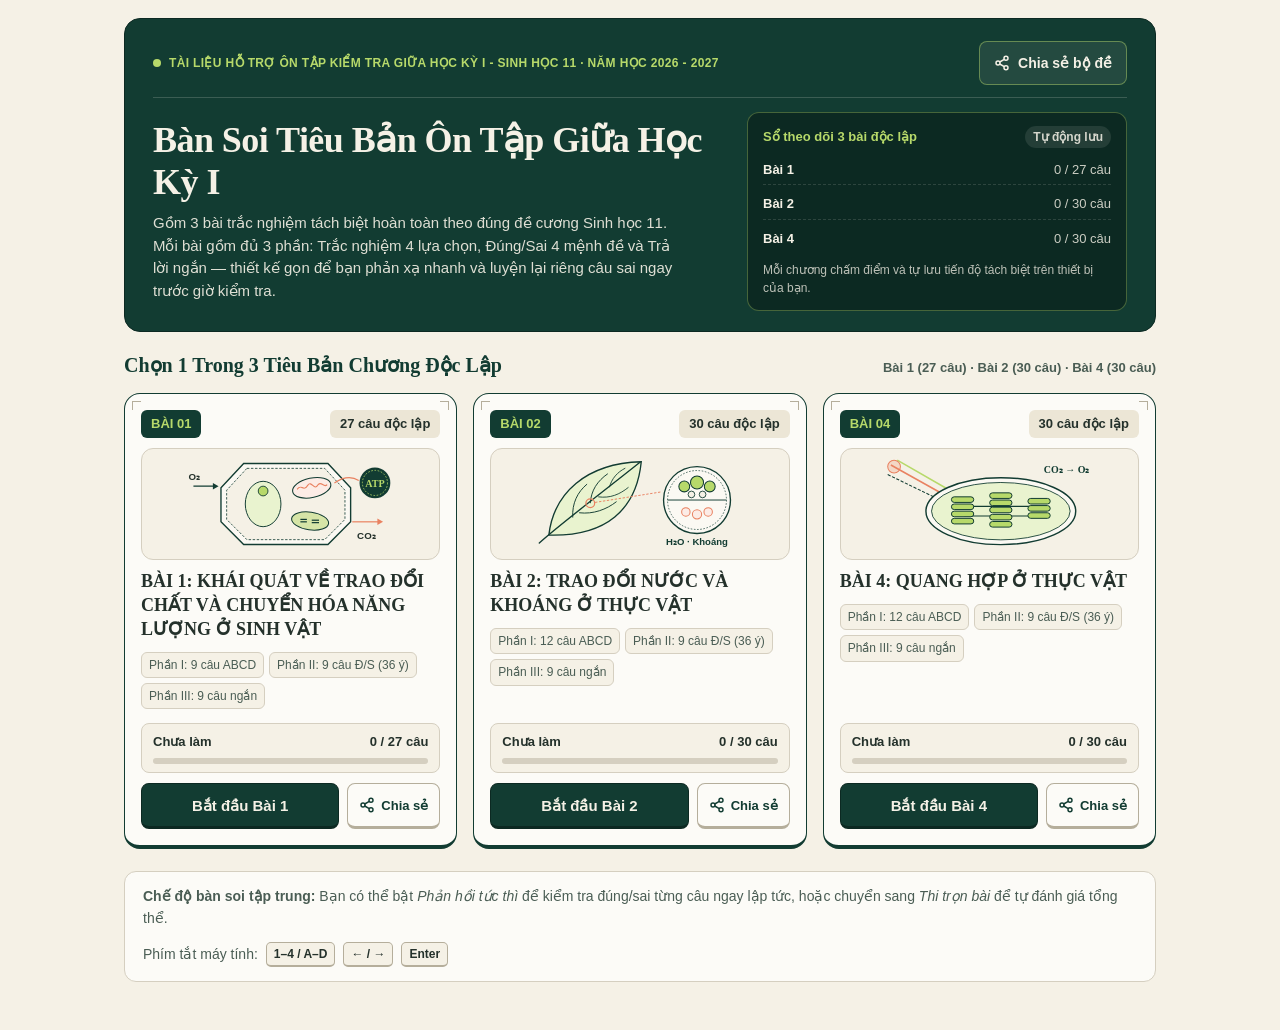
<file: index.html>
<!DOCTYPE html>
<html lang="vi">
<head>
  <meta charset="UTF-8" />
  <meta name="viewport" content="width=device-width, initial-scale=1.0, viewport-fit=cover" />
  <meta name="theme-color" content="#123C32" />
  <link rel="icon" type="image/svg+xml" href="data:image/svg+xml,%3Csvg xmlns='http://www.w3.org/2000/svg' viewBox='0 0 32 32'%3E%3Crect width='32' height='32' rx='8' fill='%23123C32'/%3E%3Cpath d='M8 22C8 13 15 8 24 8C24 17 19 24 10 24Z' fill='%23B7D96A'/%3E%3Cpath d='M9 23L21 11' stroke='%23123C32' stroke-width='2' stroke-linecap='round'/%3E%3C/svg%3E" />
  <title>BIOSPHERE — Ôn tập Sinh học 11 Giữa HKI (2026 - 2027)</title>
  <link rel="stylesheet" href="./styles.css" />
</head>
<body>
  <main class="lobby-shell">
    <header class="poster-masthead">
      <div class="masthead-top-row">
        <div class="monograph-mark">
          <span class="monograph-dot" aria-hidden="true"></span>
          <span>TÀI LIỆU HỖ TRỢ ÔN TẬP KIỂM TRA GIỮA HỌC KỲ I - SINH HỌC 11 · NĂM HỌC 2026 - 2027</span>
        </div>
        <button type="button" id="btn-share-lobby" class="btn-share-masthead">
          <svg width="16" height="16" viewBox="0 0 24 24" fill="none" stroke="currentColor" stroke-width="2.2" aria-hidden="true">
            <circle cx="18" cy="5" r="3"></circle>
            <circle cx="6" cy="12" r="3"></circle>
            <circle cx="18" cy="19" r="3"></circle>
            <path d="M8.59 13.51l6.83 3.98M15.41 6.51l-6.82 3.98"></path>
          </svg>
          <span>Chia sẻ bộ đề</span>
        </button>
      </div>

      <div class="masthead-grid">
        <div>
          <h1 class="poster-title">Bàn Soi Tiêu Bản Ôn Tập Giữa Học Kỳ I</h1>
          <p class="poster-subtitle">
            Gồm 3 bài trắc nghiệm tách biệt hoàn toàn theo đúng đề cương Sinh học 11. Mỗi bài gồm đủ 3 phần: Trắc nghiệm 4 lựa chọn, Đúng/Sai 4 mệnh đề và Trả lời ngắn — thiết kế gọn để bạn phản xạ nhanh và luyện lại riêng câu sai ngay trước giờ kiểm tra.
          </p>
        </div>

        <aside class="masthead-summary-panel" aria-label="Tiến độ riêng từng bài">
          <div class="overall-stat-row">
            <span class="overall-stat-label">Sổ theo dõi 3 bài độc lập</span>
            <span class="overall-stat-badge">Tự động lưu</span>
          </div>
          <div class="independent-ledger-list" id="independent-ledger-list">
            <div class="ledger-lesson-row"><span class="ledger-lesson-name">Bài 1</span><span class="ledger-lesson-val">0 / 27 câu</span></div>
            <div class="ledger-lesson-row"><span class="ledger-lesson-name">Bài 2</span><span class="ledger-lesson-val">0 / 30 câu</span></div>
            <div class="ledger-lesson-row"><span class="ledger-lesson-name">Bài 4</span><span class="ledger-lesson-val">0 / 30 câu</span></div>
          </div>
          <p class="overall-stat-caption" id="overall-stat-caption">
            Mỗi chương chấm điểm và tự lưu tiến độ tách biệt trên thiết bị của bạn.
          </p>
        </aside>
      </div>
    </header>

    <section aria-labelledby="plates-heading">
      <div class="plates-section-head">
        <h2 id="plates-heading" class="plates-heading">Chọn 1 Trong 3 Tiêu Bản Chương Độc Lập</h2>
        <p class="plates-note">Bài 1 (27 câu) · Bài 2 (30 câu) · Bài 4 (30 câu)</p>
      </div>

      <div id="specimen-plates-grid" class="specimen-plates-grid">
        <noscript>Bạn vui lòng bật JavaScript để tải dữ liệu câu hỏi Sinh học 11.</noscript>
      </div>
    </section>

    <footer class="lobby-footer-guide">
      <div>
        <strong>Chế độ bàn soi tập trung:</strong> Bạn có thể bật <em>Phản hồi tức thì</em> để kiểm tra đúng/sai từng câu ngay lập tức, hoặc chuyển sang <em>Thi trọn bài</em> để tự đánh giá tổng thể.
      </div>
      <div class="kbd-guide-group" aria-label="Phím tắt bàn phím trên máy tính">
        <span>Phím tắt máy tính:</span>
        <span class="kbd-chip">1–4 / A–D</span>
        <span class="kbd-chip">← / →</span>
        <span class="kbd-chip">Enter</span>
      </div>
    </footer>
  </main>

  <script src="./quiz-data.js"></script>
  <script src="./biosphere-core.js"></script>
  <script src="./lobby.js"></script>
</body>
</html>
</file>
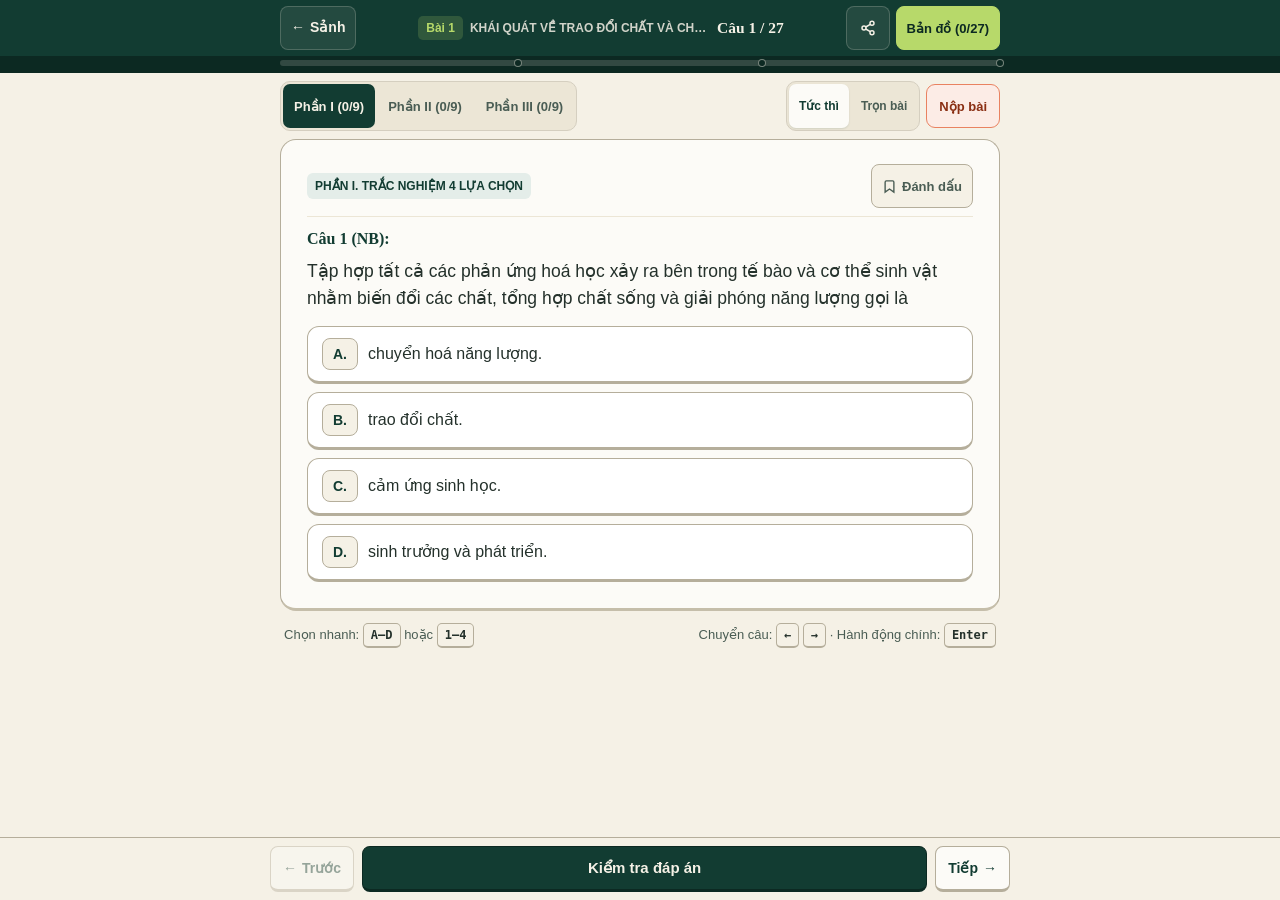
<file: bai-1.html>
<!DOCTYPE html>
<html lang="vi">
<head>
  <meta charset="UTF-8" />
  <meta name="viewport" content="width=device-width, initial-scale=1.0, viewport-fit=cover" />
  <meta name="theme-color" content="#123C32" />
  <link rel="icon" type="image/svg+xml" href="data:image/svg+xml,%3Csvg xmlns='http://www.w3.org/2000/svg' viewBox='0 0 32 32'%3E%3Crect width='32' height='32' rx='8' fill='%23123C32'/%3E%3Cpath d='M8 22C8 13 15 8 24 8C24 17 19 24 10 24Z' fill='%23B7D96A'/%3E%3Cpath d='M9 23L21 11' stroke='%23123C32' stroke-width='2' stroke-linecap='round'/%3E%3C/svg%3E" />
  <title>Bài 1: Khái quát về trao đổi chất và chuyển hóa năng lượng ở sinh vật — BIOSPHERE Sinh 11</title>
  <link rel="stylesheet" href="./styles.css" />
</head>
<body class="stage-page" data-lesson-id="bai-1">
  <header class="focus-topbar">
    <div class="topbar-inner">
      <a href="./index.html" class="btn-back-lobby" aria-label="Quay về sảnh BIOSPHERE">
        <span aria-hidden="true">←</span>
        <span>Sảnh</span>
      </a>

      <div class="topbar-center-meta">
        <span id="lesson-code-tag" class="lesson-code-tag">Bài 1</span>
        <span id="lesson-desktop-title" class="lesson-desktop-title">KHÁI QUÁT VỀ TRAO ĐỔI CHẤT VÀ CHUYỂN HÓA NĂNG LƯỢNG Ở SINH VẬT</span>
        <span id="stage-counter" class="stage-counter">Câu 1 / 27</span>
      </div>

      <div class="topbar-right-actions">
        <button type="button" id="btn-share-top" class="btn-icon-top" aria-label="Chia sẻ Bài 1">
          <svg width="16" height="16" viewBox="0 0 24 24" fill="none" stroke="currentColor" stroke-width="2.2" aria-hidden="true">
            <circle cx="18" cy="5" r="3"></circle>
            <circle cx="6" cy="12" r="3"></circle>
            <circle cx="18" cy="19" r="3"></circle>
            <path d="M8.59 13.51l6.83 3.98M15.41 6.51l-6.82 3.98"></path>
          </svg>
        </button>
        <button type="button" id="btn-map-trigger" class="btn-icon-top btn-map-trigger" aria-haspopup="dialog">
          <span id="map-trigger-label">Bản đồ (0/27)</span>
        </button>
      </div>
    </div>

    <div class="leaf-vein-strip" aria-hidden="true">
      <div class="leaf-vein-inner">
        <div id="leaf-vein-track" class="leaf-vein-track">
          <div id="leaf-vein-fill" class="leaf-vein-fill"></div>
        </div>
      </div>
    </div>
  </header>

  <nav id="stage-subbar" class="stage-subbar" aria-label="Điều hướng phần thi và chế độ làm bài">
    <div id="part-pills" class="part-pills"></div>
    <div class="subbar-right-row">
      <div id="mode-switch-group" class="mode-switch-group" role="group" aria-label="Chế độ phản hồi"></div>
      <button type="button" id="btn-submit-inline" class="btn-submit-inline">Nộp bài</button>
    </div>
  </nav>

  <div id="drill-banner" class="drill-banner" hidden>
    <div class="drill-banner-inner">
      <span id="drill-banner-text" class="drill-banner-text">Đang luyện riêng câu sai</span>
      <button type="button" id="btn-exit-drill" class="btn-exit-drill">Thoát luyện câu sai</button>
    </div>
  </div>

  <main id="focus-main" class="focus-main">
    <noscript>Bạn vui lòng bật JavaScript để hiển thị bộ câu hỏi Bài 1.</noscript>
  </main>

  <main id="results-container" class="results-container" hidden></main>

  <footer id="reflex-dock" class="reflex-dock">
    <div class="reflex-dock-inner">
      <button type="button" id="btn-prev-q" class="btn-nav-step" aria-label="Câu trước">
        <span aria-hidden="true">←</span>
        <span>Trước</span>
      </button>
      <button type="button" id="btn-primary-reflex" class="btn-reflex-primary">
        Kiểm tra đáp án
      </button>
      <button type="button" id="btn-next-q" class="btn-nav-step" aria-label="Câu tiếp theo">
        <span>Tiếp</span>
        <span aria-hidden="true">→</span>
      </button>
    </div>
  </footer>

  <div id="drawer-backdrop" class="drawer-backdrop" hidden>
    <aside class="question-drawer" role="dialog" aria-modal="true" aria-labelledby="drawer-title">
      <div class="drawer-header">
        <h2 id="drawer-title" class="drawer-title">Bản đồ 27 câu · Bài 1</h2>
        <button type="button" id="btn-close-drawer" class="btn-close-drawer">Đóng</button>
      </div>
      <div class="drawer-legend" aria-label="Chú giải trạng thái">
        <span class="legend-item"><span class="legend-swatch sw-current"></span>Đang xem</span>
        <span class="legend-item"><span class="legend-swatch sw-answered"></span>Đã trả lời</span>
        <span class="legend-item"><span class="legend-swatch sw-partial"></span>Chọn dở</span>
        <span class="legend-item"><span class="legend-swatch sw-right"></span>Đúng</span>
        <span class="legend-item"><span class="legend-swatch sw-wrong"></span>Sai</span>
        <span class="legend-item"><span class="legend-swatch sw-flag"></span>Đánh dấu</span>
      </div>
      <div id="drawer-body" class="drawer-body"></div>
      <div class="drawer-footer">
        <button type="button" id="btn-submit-drawer" class="btn-submit-all">Nộp bài &amp; Xem tổng kết</button>
        <div class="drawer-reset-row">
          <button type="button" id="btn-reset-drawer" class="btn-reset-lesson">Làm mới bài này từ đầu</button>
        </div>
      </div>
    </aside>
  </div>

  <div id="dialog-backdrop" class="modal-backdrop" hidden>
    <div class="dialog-card" role="dialog" aria-modal="true" aria-labelledby="dialog-title">
      <h2 id="dialog-title" class="dialog-title">Xác nhận</h2>
      <p id="dialog-desc" class="dialog-desc"></p>
      <div class="dialog-actions">
        <button type="button" id="btn-dialog-cancel" class="btn-dialog-cancel">Hủy</button>
        <button type="button" id="btn-dialog-confirm" class="btn-dialog-confirm">Đồng ý</button>
      </div>
    </div>
  </div>

  <div id="lightbox-backdrop" class="modal-backdrop" hidden>
    <div class="lightbox-card" role="dialog" aria-modal="true" aria-labelledby="lightbox-title">
      <div class="lightbox-toolbar">
        <span id="lightbox-title" class="lightbox-title">Soi chi tiết sơ đồ</span>
        <div class="lightbox-controls">
          <button type="button" class="btn-lightbox is-active" data-lightbox-zoom="fit">Vừa khung</button>
          <button type="button" class="btn-lightbox" data-lightbox-zoom="actual">Gốc 100%</button>
          <button type="button" class="btn-lightbox" data-lightbox-zoom="zoom180">180%</button>
          <button type="button" id="btn-close-lightbox" class="btn-lightbox">Đóng</button>
        </div>
      </div>
      <div id="lightbox-viewport" class="lightbox-viewport">
        <img id="lightbox-img" alt="Sơ đồ phóng to" />
      </div>
      <div id="lightbox-hint" class="lightbox-hint">Chọn mức phóng đại hoặc vuốt ngang để soi rõ ký hiệu trên sơ đồ.</div>
    </div>
  </div>

  <script src="./quiz-data.js"></script>
  <script src="./biosphere-core.js"></script>
  <script src="./stage.js"></script>
</body>
</html>
</file>
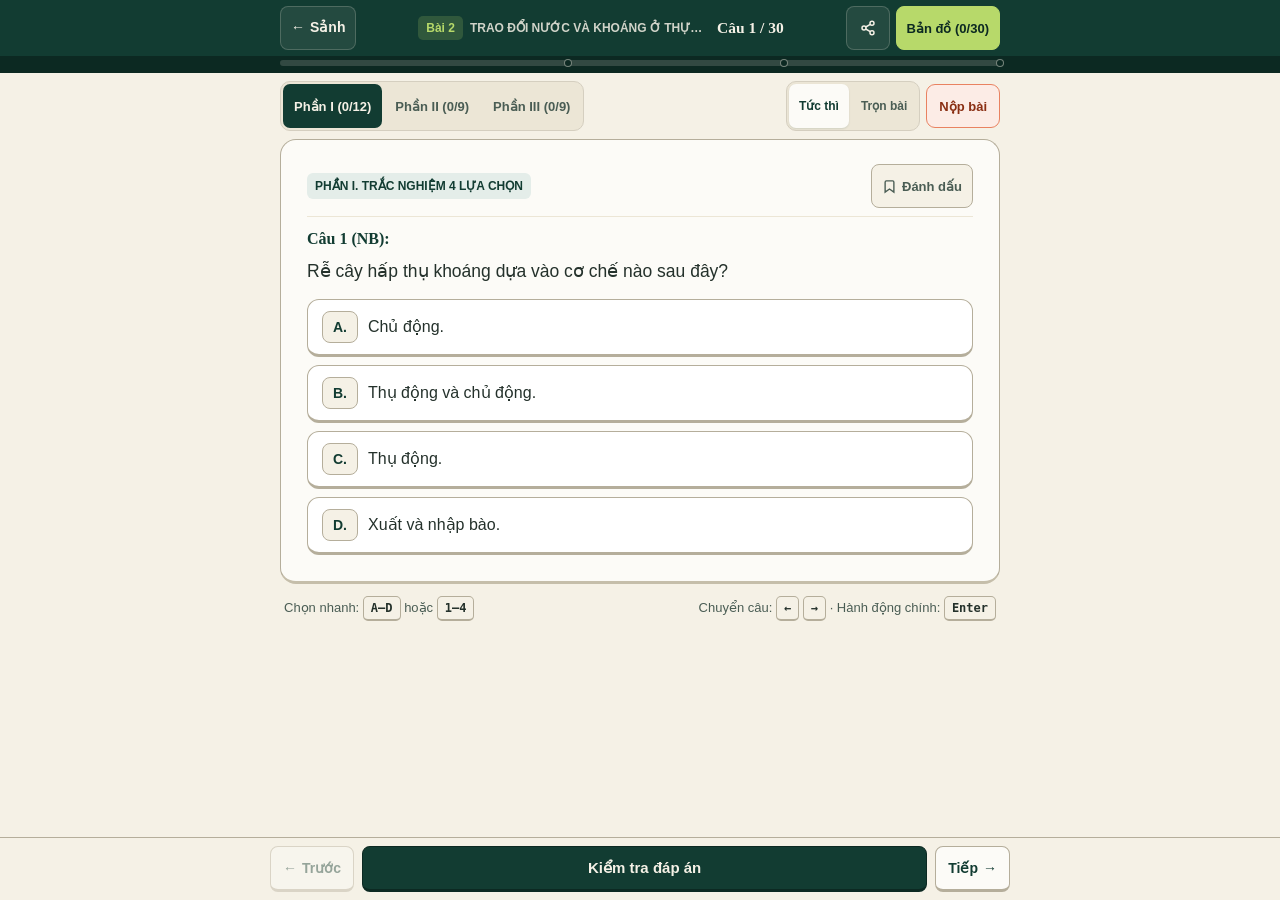
<file: bai-2.html>
<!DOCTYPE html>
<html lang="vi">
<head>
  <meta charset="UTF-8" />
  <meta name="viewport" content="width=device-width, initial-scale=1.0, viewport-fit=cover" />
  <meta name="theme-color" content="#123C32" />
  <link rel="icon" type="image/svg+xml" href="data:image/svg+xml,%3Csvg xmlns='http://www.w3.org/2000/svg' viewBox='0 0 32 32'%3E%3Crect width='32' height='32' rx='8' fill='%23123C32'/%3E%3Cpath d='M8 22C8 13 15 8 24 8C24 17 19 24 10 24Z' fill='%23B7D96A'/%3E%3Cpath d='M9 23L21 11' stroke='%23123C32' stroke-width='2' stroke-linecap='round'/%3E%3C/svg%3E" />
  <title>Bài 2: Trao đổi nước và khoáng ở thực vật — BIOSPHERE Sinh 11</title>
  <link rel="stylesheet" href="./styles.css" />
</head>
<body class="stage-page" data-lesson-id="bai-2">
  <header class="focus-topbar">
    <div class="topbar-inner">
      <a href="./index.html" class="btn-back-lobby" aria-label="Quay về sảnh BIOSPHERE">
        <span aria-hidden="true">←</span>
        <span>Sảnh</span>
      </a>

      <div class="topbar-center-meta">
        <span id="lesson-code-tag" class="lesson-code-tag">Bài 2</span>
        <span id="lesson-desktop-title" class="lesson-desktop-title">TRAO ĐỔI NƯỚC VÀ KHOÁNG Ở THỰC VẬT</span>
        <span id="stage-counter" class="stage-counter">Câu 1 / 30</span>
      </div>

      <div class="topbar-right-actions">
        <button type="button" id="btn-share-top" class="btn-icon-top" aria-label="Chia sẻ Bài 2">
          <svg width="16" height="16" viewBox="0 0 24 24" fill="none" stroke="currentColor" stroke-width="2.2" aria-hidden="true">
            <circle cx="18" cy="5" r="3"></circle>
            <circle cx="6" cy="12" r="3"></circle>
            <circle cx="18" cy="19" r="3"></circle>
            <path d="M8.59 13.51l6.83 3.98M15.41 6.51l-6.82 3.98"></path>
          </svg>
        </button>
        <button type="button" id="btn-map-trigger" class="btn-icon-top btn-map-trigger" aria-haspopup="dialog">
          <span id="map-trigger-label">Bản đồ (0/30)</span>
        </button>
      </div>
    </div>

    <div class="leaf-vein-strip" aria-hidden="true">
      <div class="leaf-vein-inner">
        <div id="leaf-vein-track" class="leaf-vein-track">
          <div id="leaf-vein-fill" class="leaf-vein-fill"></div>
        </div>
      </div>
    </div>
  </header>

  <nav id="stage-subbar" class="stage-subbar" aria-label="Điều hướng phần thi và chế độ làm bài">
    <div id="part-pills" class="part-pills"></div>
    <div class="subbar-right-row">
      <div id="mode-switch-group" class="mode-switch-group" role="group" aria-label="Chế độ phản hồi"></div>
      <button type="button" id="btn-submit-inline" class="btn-submit-inline">Nộp bài</button>
    </div>
  </nav>

  <div id="drill-banner" class="drill-banner" hidden>
    <div class="drill-banner-inner">
      <span id="drill-banner-text" class="drill-banner-text">Đang luyện riêng câu sai</span>
      <button type="button" id="btn-exit-drill" class="btn-exit-drill">Thoát luyện câu sai</button>
    </div>
  </div>

  <main id="focus-main" class="focus-main">
    <noscript>Bạn vui lòng bật JavaScript để hiển thị bộ câu hỏi Bài 2.</noscript>
  </main>

  <main id="results-container" class="results-container" hidden></main>

  <footer id="reflex-dock" class="reflex-dock">
    <div class="reflex-dock-inner">
      <button type="button" id="btn-prev-q" class="btn-nav-step" aria-label="Câu trước">
        <span aria-hidden="true">←</span>
        <span>Trước</span>
      </button>
      <button type="button" id="btn-primary-reflex" class="btn-reflex-primary">
        Kiểm tra đáp án
      </button>
      <button type="button" id="btn-next-q" class="btn-nav-step" aria-label="Câu tiếp theo">
        <span>Tiếp</span>
        <span aria-hidden="true">→</span>
      </button>
    </div>
  </footer>

  <div id="drawer-backdrop" class="drawer-backdrop" hidden>
    <aside class="question-drawer" role="dialog" aria-modal="true" aria-labelledby="drawer-title">
      <div class="drawer-header">
        <h2 id="drawer-title" class="drawer-title">Bản đồ 30 câu · Bài 2</h2>
        <button type="button" id="btn-close-drawer" class="btn-close-drawer">Đóng</button>
      </div>
      <div class="drawer-legend" aria-label="Chú giải trạng thái">
        <span class="legend-item"><span class="legend-swatch sw-current"></span>Đang xem</span>
        <span class="legend-item"><span class="legend-swatch sw-answered"></span>Đã trả lời</span>
        <span class="legend-item"><span class="legend-swatch sw-partial"></span>Chọn dở</span>
        <span class="legend-item"><span class="legend-swatch sw-right"></span>Đúng</span>
        <span class="legend-item"><span class="legend-swatch sw-wrong"></span>Sai</span>
        <span class="legend-item"><span class="legend-swatch sw-flag"></span>Đánh dấu</span>
      </div>
      <div id="drawer-body" class="drawer-body"></div>
      <div class="drawer-footer">
        <button type="button" id="btn-submit-drawer" class="btn-submit-all">Nộp bài &amp; Xem tổng kết</button>
        <div class="drawer-reset-row">
          <button type="button" id="btn-reset-drawer" class="btn-reset-lesson">Làm mới bài này từ đầu</button>
        </div>
      </div>
    </aside>
  </div>

  <div id="dialog-backdrop" class="modal-backdrop" hidden>
    <div class="dialog-card" role="dialog" aria-modal="true" aria-labelledby="dialog-title">
      <h2 id="dialog-title" class="dialog-title">Xác nhận</h2>
      <p id="dialog-desc" class="dialog-desc"></p>
      <div class="dialog-actions">
        <button type="button" id="btn-dialog-cancel" class="btn-dialog-cancel">Hủy</button>
        <button type="button" id="btn-dialog-confirm" class="btn-dialog-confirm">Đồng ý</button>
      </div>
    </div>
  </div>

  <div id="lightbox-backdrop" class="modal-backdrop" hidden>
    <div class="lightbox-card" role="dialog" aria-modal="true" aria-labelledby="lightbox-title">
      <div class="lightbox-toolbar">
        <span id="lightbox-title" class="lightbox-title">Soi chi tiết sơ đồ</span>
        <div class="lightbox-controls">
          <button type="button" class="btn-lightbox is-active" data-lightbox-zoom="fit">Vừa khung</button>
          <button type="button" class="btn-lightbox" data-lightbox-zoom="actual">Gốc 100%</button>
          <button type="button" class="btn-lightbox" data-lightbox-zoom="zoom180">180%</button>
          <button type="button" id="btn-close-lightbox" class="btn-lightbox">Đóng</button>
        </div>
      </div>
      <div id="lightbox-viewport" class="lightbox-viewport">
        <img id="lightbox-img" alt="Sơ đồ phóng to" />
      </div>
      <div id="lightbox-hint" class="lightbox-hint">Chọn mức phóng đại hoặc vuốt ngang để soi rõ ký hiệu trên sơ đồ.</div>
    </div>
  </div>

  <script src="./quiz-data.js"></script>
  <script src="./biosphere-core.js"></script>
  <script src="./stage.js"></script>
</body>
</html>
</file>
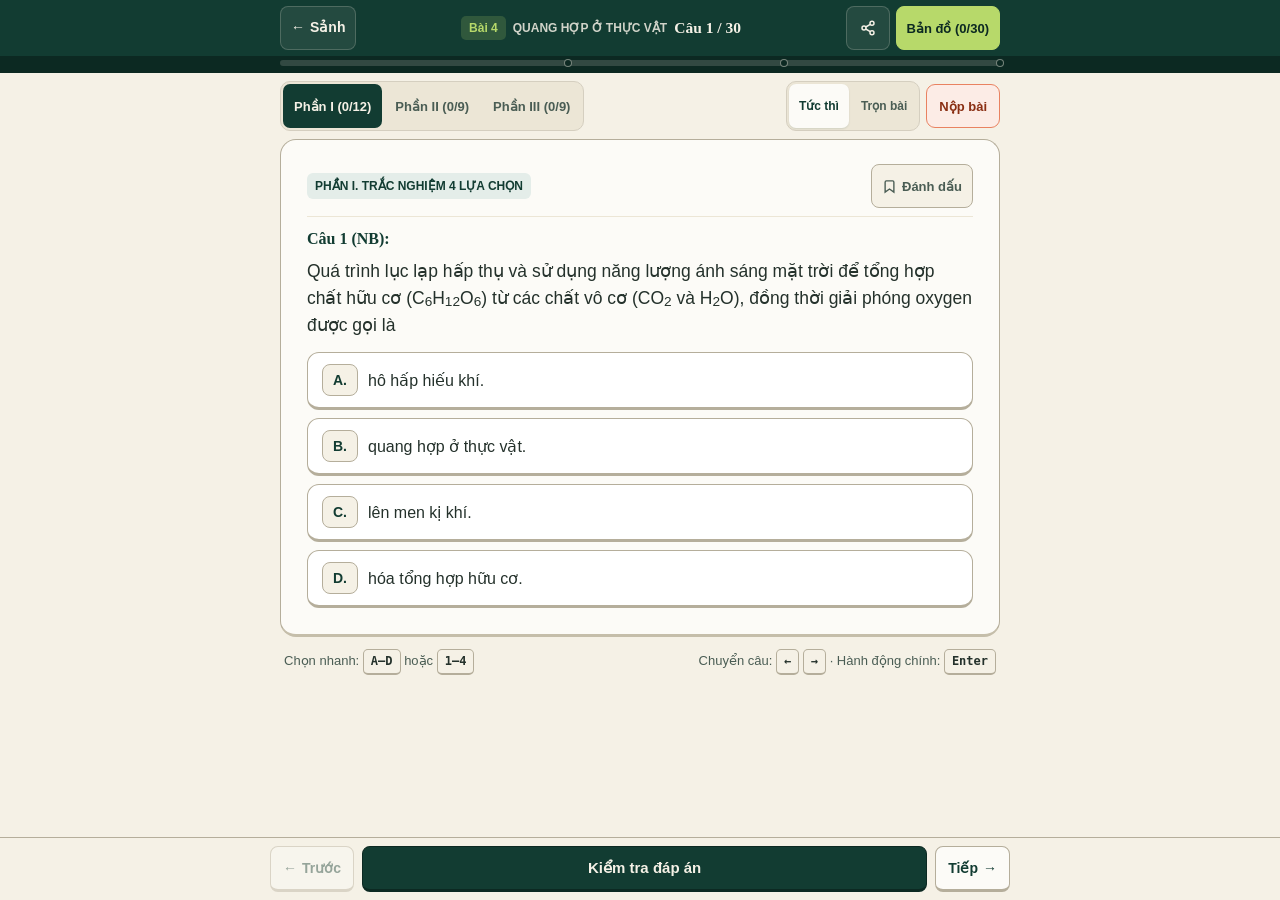
<file: bai-4.html>
<!DOCTYPE html>
<html lang="vi">
<head>
  <meta charset="UTF-8" />
  <meta name="viewport" content="width=device-width, initial-scale=1.0, viewport-fit=cover" />
  <meta name="theme-color" content="#123C32" />
  <link rel="icon" type="image/svg+xml" href="data:image/svg+xml,%3Csvg xmlns='http://www.w3.org/2000/svg' viewBox='0 0 32 32'%3E%3Crect width='32' height='32' rx='8' fill='%23123C32'/%3E%3Cpath d='M8 22C8 13 15 8 24 8C24 17 19 24 10 24Z' fill='%23B7D96A'/%3E%3Cpath d='M9 23L21 11' stroke='%23123C32' stroke-width='2' stroke-linecap='round'/%3E%3C/svg%3E" />
  <title>Bài 4: Quang hợp ở thực vật — BIOSPHERE Sinh 11</title>
  <link rel="stylesheet" href="./styles.css" />
</head>
<body class="stage-page" data-lesson-id="bai-4">
  <header class="focus-topbar">
    <div class="topbar-inner">
      <a href="./index.html" class="btn-back-lobby" aria-label="Quay về sảnh BIOSPHERE">
        <span aria-hidden="true">←</span>
        <span>Sảnh</span>
      </a>

      <div class="topbar-center-meta">
        <span id="lesson-code-tag" class="lesson-code-tag">Bài 4</span>
        <span id="lesson-desktop-title" class="lesson-desktop-title">QUANG HỢP Ở THỰC VẬT</span>
        <span id="stage-counter" class="stage-counter">Câu 1 / 30</span>
      </div>

      <div class="topbar-right-actions">
        <button type="button" id="btn-share-top" class="btn-icon-top" aria-label="Chia sẻ Bài 4">
          <svg width="16" height="16" viewBox="0 0 24 24" fill="none" stroke="currentColor" stroke-width="2.2" aria-hidden="true">
            <circle cx="18" cy="5" r="3"></circle>
            <circle cx="6" cy="12" r="3"></circle>
            <circle cx="18" cy="19" r="3"></circle>
            <path d="M8.59 13.51l6.83 3.98M15.41 6.51l-6.82 3.98"></path>
          </svg>
        </button>
        <button type="button" id="btn-map-trigger" class="btn-icon-top btn-map-trigger" aria-haspopup="dialog">
          <span id="map-trigger-label">Bản đồ (0/30)</span>
        </button>
      </div>
    </div>

    <div class="leaf-vein-strip" aria-hidden="true">
      <div class="leaf-vein-inner">
        <div id="leaf-vein-track" class="leaf-vein-track">
          <div id="leaf-vein-fill" class="leaf-vein-fill"></div>
        </div>
      </div>
    </div>
  </header>

  <nav id="stage-subbar" class="stage-subbar" aria-label="Điều hướng phần thi và chế độ làm bài">
    <div id="part-pills" class="part-pills"></div>
    <div class="subbar-right-row">
      <div id="mode-switch-group" class="mode-switch-group" role="group" aria-label="Chế độ phản hồi"></div>
      <button type="button" id="btn-submit-inline" class="btn-submit-inline">Nộp bài</button>
    </div>
  </nav>

  <div id="drill-banner" class="drill-banner" hidden>
    <div class="drill-banner-inner">
      <span id="drill-banner-text" class="drill-banner-text">Đang luyện riêng câu sai</span>
      <button type="button" id="btn-exit-drill" class="btn-exit-drill">Thoát luyện câu sai</button>
    </div>
  </div>

  <main id="focus-main" class="focus-main">
    <noscript>Bạn vui lòng bật JavaScript để hiển thị bộ câu hỏi Bài 4.</noscript>
  </main>

  <main id="results-container" class="results-container" hidden></main>

  <footer id="reflex-dock" class="reflex-dock">
    <div class="reflex-dock-inner">
      <button type="button" id="btn-prev-q" class="btn-nav-step" aria-label="Câu trước">
        <span aria-hidden="true">←</span>
        <span>Trước</span>
      </button>
      <button type="button" id="btn-primary-reflex" class="btn-reflex-primary">
        Kiểm tra đáp án
      </button>
      <button type="button" id="btn-next-q" class="btn-nav-step" aria-label="Câu tiếp theo">
        <span>Tiếp</span>
        <span aria-hidden="true">→</span>
      </button>
    </div>
  </footer>

  <div id="drawer-backdrop" class="drawer-backdrop" hidden>
    <aside class="question-drawer" role="dialog" aria-modal="true" aria-labelledby="drawer-title">
      <div class="drawer-header">
        <h2 id="drawer-title" class="drawer-title">Bản đồ 30 câu · Bài 4</h2>
        <button type="button" id="btn-close-drawer" class="btn-close-drawer">Đóng</button>
      </div>
      <div class="drawer-legend" aria-label="Chú giải trạng thái">
        <span class="legend-item"><span class="legend-swatch sw-current"></span>Đang xem</span>
        <span class="legend-item"><span class="legend-swatch sw-answered"></span>Đã trả lời</span>
        <span class="legend-item"><span class="legend-swatch sw-partial"></span>Chọn dở</span>
        <span class="legend-item"><span class="legend-swatch sw-right"></span>Đúng</span>
        <span class="legend-item"><span class="legend-swatch sw-wrong"></span>Sai</span>
        <span class="legend-item"><span class="legend-swatch sw-flag"></span>Đánh dấu</span>
      </div>
      <div id="drawer-body" class="drawer-body"></div>
      <div class="drawer-footer">
        <button type="button" id="btn-submit-drawer" class="btn-submit-all">Nộp bài &amp; Xem tổng kết</button>
        <div class="drawer-reset-row">
          <button type="button" id="btn-reset-drawer" class="btn-reset-lesson">Làm mới bài này từ đầu</button>
        </div>
      </div>
    </aside>
  </div>

  <div id="dialog-backdrop" class="modal-backdrop" hidden>
    <div class="dialog-card" role="dialog" aria-modal="true" aria-labelledby="dialog-title">
      <h2 id="dialog-title" class="dialog-title">Xác nhận</h2>
      <p id="dialog-desc" class="dialog-desc"></p>
      <div class="dialog-actions">
        <button type="button" id="btn-dialog-cancel" class="btn-dialog-cancel">Hủy</button>
        <button type="button" id="btn-dialog-confirm" class="btn-dialog-confirm">Đồng ý</button>
      </div>
    </div>
  </div>

  <div id="lightbox-backdrop" class="modal-backdrop" hidden>
    <div class="lightbox-card" role="dialog" aria-modal="true" aria-labelledby="lightbox-title">
      <div class="lightbox-toolbar">
        <span id="lightbox-title" class="lightbox-title">Soi chi tiết sơ đồ</span>
        <div class="lightbox-controls">
          <button type="button" class="btn-lightbox is-active" data-lightbox-zoom="fit">Vừa khung</button>
          <button type="button" class="btn-lightbox" data-lightbox-zoom="actual">Gốc 100%</button>
          <button type="button" class="btn-lightbox" data-lightbox-zoom="zoom180">180%</button>
          <button type="button" id="btn-close-lightbox" class="btn-lightbox">Đóng</button>
        </div>
      </div>
      <div id="lightbox-viewport" class="lightbox-viewport">
        <img id="lightbox-img" alt="Sơ đồ phóng to" />
      </div>
      <div id="lightbox-hint" class="lightbox-hint">Chọn mức phóng đại hoặc vuốt ngang để soi rõ ký hiệu trên sơ đồ.</div>
    </div>
  </div>

  <script src="./quiz-data.js"></script>
  <script src="./biosphere-core.js"></script>
  <script src="./stage.js"></script>
</body>
</html>
</file>
<file: styles.css>
/* ==========================================================================
   BIOSPHERE — SPECIMEN FOCUS STAGE & CONTEMPORARY BOTANICAL MONOGRAPH
   Palette:
     Forest Canopy : #123C32
     Sprout Vein   : #B7D96A
     Herbarium Rag : #F5F1E6
     Coral Stamen  : #E98261
     Botanical Ink : #24312B
   ========================================================================== */

:root {
  --forest: #123C32;
  --forest-deep: #0C2922;
  --forest-tint: #E4EDE9;
  --sprout: #B7D96A;
  --sprout-soft: #E9F3CF;
  --sprout-ink: #173F1C;
  --paper: #F5F1E6;
  --paper-warm: #ECE6D6;
  --slide-bg: #FCFBF7;
  --coral: #E98261;
  --coral-deep: #C45635;
  --coral-soft: #FCECE6;
  --ink: #24312B;
  --ink-muted: #4A5D54;
  --rule: #D5CFC0;
  --rule-strong: #B5AE9B;
  --lip: #C5BEAA;

  --font-serif: "Iowan Old Style", "Palatino Linotype", "Book Antiqua", Georgia, serif;
  --font-sans: "Segoe UI Variable Text", -apple-system, BlinkMacSystemFont, "Segoe UI", Roboto, "Helvetica Neue", Arial, sans-serif;

  --stage-max: 740px;
  --lobby-max: 1080px;
  --radius-sm: 8px;
  --radius-md: 12px;
  --radius-lg: 16px;
}

*,
*::before,
*::after {
  box-sizing: border-box;
}

html {
  font-size: 16px;
  -webkit-text-size-adjust: 100%;
  text-size-adjust: 100%;
  background-color: var(--paper);
  color: var(--ink);
  overflow-x: clip;
}

body {
  margin: 0;
  min-height: 100vh;
  min-height: 100dvh;
  font-family: var(--font-sans);
  font-size: 1rem;
  line-height: 1.54;
  background-color: var(--paper);
  color: var(--ink);
  overflow-x: clip;
  -webkit-font-smoothing: antialiased;
}

/* Guarantee scientific sub/sup never fall below 12px */
sub,
sup {
  font-size: max(12px, 0.78em);
  line-height: 0;
  position: relative;
  vertical-align: baseline;
}

sup {
  top: -0.42em;
}

sub {
  bottom: -0.2em;
}

img,
svg {
  max-width: 100%;
  height: auto;
  display: block;
}

button svg,
a svg,
.btn-flag {
  flex-shrink: 0;
}

button,
input,
select,
textarea {
  font-family: inherit;
  color: inherit;
}

button {
  cursor: pointer;
}

a {
  color: inherit;
  text-decoration: none;
}

:focus-visible {
  outline: 2.5px solid var(--forest);
  outline-offset: 2px;
}

[hidden] {
  display: none !important;
}

.sr-only {
  position: absolute;
  width: 1px;
  height: 1px;
  padding: 0;
  margin: -1px;
  overflow: hidden;
  clip: rect(0, 0, 0, 0);
  white-space: nowrap;
  border: 0;
}

/* ==========================================================================
   POSTER LOBBY (index.html) — 3 INDEPENDENT SPECIMEN PLATES
   ========================================================================== */

.lobby-shell {
  max-width: var(--lobby-max);
  margin: 0 auto;
  padding: 16px 14px 44px;
}

.poster-masthead {
  background-color: var(--forest);
  color: var(--paper);
  border-radius: var(--radius-lg);
  padding: 20px 18px 18px;
  border: 1.5px solid var(--forest-deep);
  position: relative;
  overflow: hidden;
}

.masthead-top-row {
  display: flex;
  flex-wrap: wrap;
  align-items: center;
  justify-content: space-between;
  gap: 10px;
  padding-bottom: 12px;
  border-bottom: 1px solid rgba(245, 241, 230, 0.18);
}

.monograph-mark {
  display: inline-flex;
  align-items: center;
  gap: 8px;
  font-size: 0.75rem; /* 12px */
  font-weight: 700;
  letter-spacing: 0.03em;
  color: var(--sprout);
}

.monograph-dot {
  width: 8px;
  height: 8px;
  border-radius: 50%;
  background-color: var(--sprout);
  flex-shrink: 0;
}

.btn-share-masthead {
  display: inline-flex;
  align-items: center;
  justify-content: center;
  gap: 8px;
  min-height: 44px;
  min-width: 44px;
  padding: 8px 14px;
  border-radius: var(--radius-sm);
  border: 1px solid rgba(183, 217, 106, 0.45);
  background-color: rgba(245, 241, 230, 0.08);
  color: var(--paper);
  font-size: 0.875rem;
  font-weight: 600;
  white-space: nowrap;
  transition: background-color 140ms ease, border-color 140ms ease;
}

.btn-share-masthead:hover {
  background-color: rgba(183, 217, 106, 0.18);
  border-color: var(--sprout);
}

.masthead-grid {
  display: grid;
  grid-template-columns: 1fr;
  gap: 16px;
  padding-top: 14px;
}

.poster-title {
  font-family: var(--font-serif);
  font-size: clamp(1.55rem, 3.6vw, 2.25rem);
  line-height: 1.16;
  font-weight: 700;
  margin: 0 0 8px;
  color: var(--paper);
  letter-spacing: -0.015em;
}

.poster-subtitle {
  margin: 0;
  font-size: 0.9375rem; /* 15px */
  line-height: 1.52;
  color: rgba(245, 241, 230, 0.9);
  max-width: 64ch;
}

.masthead-summary-panel {
  background-color: var(--forest-deep);
  border: 1px solid rgba(183, 217, 106, 0.34);
  border-radius: var(--radius-md);
  padding: 13px 15px;
  display: flex;
  flex-direction: column;
  justify-content: space-between;
  gap: 8px;
}

.overall-stat-row {
  display: flex;
  align-items: center;
  justify-content: space-between;
  gap: 10px;
}

.overall-stat-label {
  font-size: 0.8125rem; /* 13px */
  font-weight: 700;
  color: var(--sprout);
}

.overall-stat-badge {
  font-size: 0.75rem; /* 12px */
  font-weight: 600;
  color: rgba(245, 241, 230, 0.85);
  background-color: rgba(245, 241, 230, 0.1);
  padding: 2px 8px;
  border-radius: 999px;
  white-space: nowrap;
  flex-shrink: 0;
}

.independent-ledger-list {
  display: flex;
  flex-direction: column;
  gap: 5px;
}

.ledger-lesson-row {
  display: flex;
  align-items: center;
  justify-content: space-between;
  gap: 10px;
  padding: 4px 0;
  border-bottom: 1px dashed rgba(245, 241, 230, 0.14);
  font-size: 0.8125rem; /* 13px */
}

.ledger-lesson-row:last-child {
  border-bottom: none;
}

.ledger-lesson-name {
  font-weight: 700;
  color: var(--paper);
  white-space: nowrap;
  flex-shrink: 0;
}

.ledger-lesson-val {
  color: rgba(245, 241, 230, 0.82);
  font-variant-numeric: tabular-nums;
  white-space: nowrap;
  flex-shrink: 0;
}

.ledger-lesson-val.is-active {
  color: var(--sprout);
  font-weight: 700;
}

.ledger-lesson-val.is-done {
  color: var(--sprout);
  font-weight: 800;
}

.overall-stat-caption {
  margin: 0;
  font-size: 0.75rem; /* 12px */
  color: rgba(245, 241, 230, 0.76);
}

/* Specimen Plates Grid */
.plates-section-head {
  display: flex;
  flex-wrap: wrap;
  align-items: baseline;
  justify-content: space-between;
  gap: 6px;
  margin: 18px 0 12px;
}

.plates-heading {
  margin: 0;
  font-family: var(--font-serif);
  font-size: 1.25rem;
  color: var(--forest);
}

.plates-note {
  margin: 0;
  font-size: 0.8125rem; /* 13px */
  font-weight: 600;
  color: var(--ink-muted);
}

.specimen-plates-grid {
  display: grid;
  grid-template-columns: 1fr;
  gap: 16px;
}

.specimen-plate {
  background-color: var(--slide-bg);
  border: 1.5px solid var(--forest);
  border-bottom-width: 4px;
  border-radius: var(--radius-lg);
  padding: 16px;
  display: flex;
  flex-direction: column;
  justify-content: space-between;
  gap: 14px;
  position: relative;
}

/* Microscope slide registration ticks */
.specimen-plate::before,
.specimen-plate::after {
  content: "";
  position: absolute;
  width: 9px;
  height: 9px;
  border-color: var(--rule-strong);
  border-style: solid;
  pointer-events: none;
}

.specimen-plate::before {
  top: 7px;
  left: 7px;
  border-width: 1.5px 0 0 1.5px;
}

.specimen-plate::after {
  top: 7px;
  right: 7px;
  border-width: 1.5px 1.5px 0 0;
}

.plate-top-group {
  display: flex;
  flex-direction: column;
  gap: 10px;
}

.plate-bottom-group {
  display: flex;
  flex-direction: column;
  gap: 10px;
}

.plate-header {
  display: flex;
  align-items: center;
  justify-content: space-between;
  gap: 8px;
}

.plate-badge {
  display: inline-flex;
  align-items: center;
  padding: 4px 10px;
  border-radius: 6px;
  background-color: var(--forest);
  color: var(--sprout);
  font-size: 0.8125rem;
  font-weight: 700;
  font-variant-numeric: tabular-nums;
  white-space: nowrap;
}

.plate-count-pill {
  display: inline-flex;
  align-items: center;
  padding: 4px 10px;
  border-radius: 6px;
  background-color: var(--paper-warm);
  color: var(--ink);
  font-size: 0.8125rem;
  font-weight: 600;
  font-variant-numeric: tabular-nums;
  white-space: nowrap;
}

.plate-illustration {
  background-color: var(--paper);
  border: 1px solid var(--rule);
  border-radius: var(--radius-md);
  padding: 8px 10px;
  height: 112px;
  display: flex;
  align-items: center;
  justify-content: center;
  overflow: hidden;
}

.plate-illustration svg {
  width: 100%;
  height: 100%;
}

.plate-title {
  margin: 0;
  font-family: var(--font-serif);
  font-size: 1.125rem; /* 18px */
  line-height: 1.32;
  font-weight: 700;
  color: var(--ink);
}

.plate-parts-breakdown {
  display: flex;
  flex-wrap: wrap;
  gap: 5px;
}

.part-chip {
  font-size: 0.75rem; /* 12px */
  padding: 3px 7px;
  border-radius: 6px;
  background-color: var(--paper);
  border: 1px solid var(--rule);
  color: var(--ink-muted);
  font-variant-numeric: tabular-nums;
}

.plate-progress-box {
  background-color: var(--paper);
  border-radius: var(--radius-sm);
  padding: 8px 11px;
  border: 1px solid var(--rule);
}

.plate-progress-meta {
  display: flex;
  align-items: center;
  justify-content: space-between;
  gap: 8px;
  font-size: 0.8125rem;
  font-weight: 600;
  color: var(--ink);
  margin-bottom: 6px;
  font-variant-numeric: tabular-nums;
}

.plate-progress-right {
  white-space: nowrap;
  flex-shrink: 0;
}

.plate-vein-bar {
  height: 6px;
  background-color: var(--rule);
  border-radius: 999px;
  overflow: hidden;
}

.plate-vein-fill {
  height: 100%;
  width: 0%;
  background-color: var(--forest);
  border-radius: 999px;
  transition: width 240ms ease;
}

.plate-actions {
  display: flex;
  flex-direction: column;
  gap: 8px;
}

.plate-primary-row {
  display: flex;
  gap: 8px;
}

.btn-open-plate {
  flex: 1;
  display: inline-flex;
  align-items: center;
  justify-content: center;
  gap: 8px;
  min-height: 46px;
  min-width: 44px;
  padding: 9px 14px;
  border-radius: var(--radius-sm);
  background-color: var(--forest);
  color: var(--paper);
  border: 1.5px solid var(--forest-deep);
  border-bottom-width: 3px;
  font-size: 0.9375rem;
  font-weight: 700;
  text-align: center;
  transition: background-color 140ms ease, transform 80ms ease;
}

.btn-open-plate:hover {
  background-color: #184F42;
}

.btn-open-plate:active {
  transform: translateY(1px);
}

.btn-share-plate {
  display: inline-flex;
  align-items: center;
  justify-content: center;
  min-width: 46px;
  min-height: 46px;
  padding: 0 11px;
  border-radius: var(--radius-sm);
  background-color: var(--slide-bg);
  border: 1.5px solid var(--rule-strong);
  border-bottom-width: 3px;
  color: var(--forest);
  font-size: 0.8125rem;
  font-weight: 600;
  gap: 6px;
  white-space: nowrap;
}

.btn-share-plate:hover {
  background-color: var(--paper);
  border-color: var(--forest);
}

.plate-secondary-row {
  display: flex;
  flex-wrap: wrap;
  gap: 8px;
}

.btn-retry-plate {
  flex: 1;
  display: inline-flex;
  align-items: center;
  justify-content: center;
  min-height: 44px;
  min-width: 44px;
  padding: 8px 12px;
  border-radius: var(--radius-sm);
  background-color: var(--coral-soft);
  border: 1.5px solid var(--coral);
  color: #8F3216;
  font-size: 0.8125rem;
  font-weight: 700;
}

.btn-retry-plate:hover {
  background-color: #FADCD2;
}

.btn-results-plate {
  display: inline-flex;
  align-items: center;
  justify-content: center;
  min-height: 44px;
  min-width: 44px;
  padding: 8px 12px;
  border-radius: var(--radius-sm);
  background-color: var(--paper);
  border: 1px solid var(--rule-strong);
  color: var(--ink);
  font-size: 0.8125rem;
  font-weight: 600;
}

.lobby-footer-guide {
  margin-top: 22px;
  padding: 14px 18px;
  border-radius: var(--radius-md);
  background-color: var(--slide-bg);
  border: 1px solid var(--rule);
  display: flex;
  flex-wrap: wrap;
  align-items: center;
  justify-content: space-between;
  gap: 12px;
  font-size: 0.875rem;
  color: var(--ink-muted);
}

.kbd-guide-group {
  display: flex;
  flex-wrap: wrap;
  align-items: center;
  gap: 8px;
}

.kbd-chip {
  display: inline-flex;
  align-items: center;
  padding: 2px 7px;
  border-radius: 5px;
  background-color: var(--paper);
  border: 1px solid var(--rule-strong);
  border-bottom-width: 2px;
  font-size: 0.75rem;
  font-weight: 700;
  color: var(--ink);
  font-variant-numeric: tabular-nums;
}

@media (min-width: 760px) {
  .lobby-shell {
    padding: 18px 24px 48px;
  }
  .poster-masthead {
    padding: 22px 28px 20px;
  }
  .masthead-grid {
    grid-template-columns: 1.5fr 1fr;
    align-items: center;
    gap: 24px;
  }
}

@media (min-width: 920px) {
  .specimen-plates-grid {
    grid-template-columns: repeat(3, minmax(0, 1fr));
    align-items: stretch;
  }
}

/* ==========================================================================
   SPECIMEN FOCUS STAGE (bai-1.html, bai-2.html, bai-4.html)
   Central Stage <= 740px, Zero Sidebars, Pure Paper & Botanical Ink
   ========================================================================== */

.stage-page {
  display: flex;
  flex-direction: column;
  min-height: 100vh;
  min-height: 100dvh;
}

.focus-topbar {
  position: sticky;
  top: 0;
  z-index: 30;
  background-color: var(--forest);
  color: var(--paper);
  border-bottom: 1px solid var(--forest-deep);
}

.topbar-inner {
  max-width: var(--stage-max);
  margin: 0 auto;
  padding: 6px 10px;
  display: flex;
  align-items: center;
  justify-content: space-between;
  gap: 8px;
}

.btn-back-lobby {
  display: inline-flex;
  align-items: center;
  justify-content: center;
  gap: 5px;
  min-height: 44px;
  min-width: 44px;
  padding: 6px 10px;
  border-radius: var(--radius-sm);
  color: var(--paper);
  background-color: rgba(245, 241, 230, 0.08);
  border: 1px solid rgba(245, 241, 230, 0.2);
  font-size: 0.875rem;
  font-weight: 600;
  white-space: nowrap;
}

.btn-back-lobby:hover {
  background-color: rgba(245, 241, 230, 0.16);
}

.topbar-center-meta {
  flex: 1;
  display: flex;
  align-items: center;
  justify-content: center;
  gap: 7px;
  min-width: 0;
  overflow: hidden;
}

.lesson-code-tag {
  padding: 3px 8px;
  border-radius: 5px;
  background-color: rgba(183, 217, 106, 0.18);
  color: var(--sprout);
  font-size: 0.75rem;
  font-weight: 700;
  white-space: nowrap;
  flex-shrink: 0;
}

.lesson-desktop-title {
  display: none;
  font-size: 0.75rem;
  font-weight: 600;
  color: rgba(245, 241, 230, 0.84);
  white-space: nowrap;
  overflow: hidden;
  text-overflow: ellipsis;
  max-width: 240px;
}

@media (min-width: 768px) {
  .lesson-desktop-title {
    display: inline-block;
  }
}

.stage-counter {
  font-family: var(--font-serif);
  font-size: 0.96875rem;
  font-weight: 700;
  color: var(--paper);
  font-variant-numeric: tabular-nums;
  white-space: nowrap;
  overflow: hidden;
  text-overflow: ellipsis;
}

.topbar-right-actions {
  display: flex;
  align-items: center;
  gap: 6px;
}

.btn-icon-top {
  display: inline-flex;
  align-items: center;
  justify-content: center;
  min-width: 44px;
  min-height: 44px;
  padding: 0 10px;
  gap: 6px;
  border-radius: var(--radius-sm);
  background-color: rgba(245, 241, 230, 0.08);
  border: 1px solid rgba(245, 241, 230, 0.2);
  color: var(--paper);
  font-size: 0.8125rem;
  font-weight: 600;
  font-variant-numeric: tabular-nums;
  white-space: nowrap;
}

.btn-icon-top:hover {
  background-color: rgba(183, 217, 106, 0.2);
  border-color: var(--sprout);
}

.btn-map-trigger {
  background-color: var(--sprout);
  color: var(--forest-deep);
  border-color: var(--sprout);
  font-weight: 700;
}

.btn-map-trigger:hover {
  background-color: #C5E47E;
  color: var(--forest-deep);
}

/* Leaf-Vein Progress Strip (Flat Botanical Sprout, Zero AI Gradients) */
.leaf-vein-strip {
  background-color: var(--forest-deep);
  padding: 0;
  position: relative;
}

.leaf-vein-inner {
  max-width: var(--stage-max);
  margin: 0 auto;
  padding: 4px 10px 6px;
}

.leaf-vein-track {
  position: relative;
  height: 6px;
  background-color: rgba(245, 241, 230, 0.16);
  border-radius: 999px;
  overflow: visible;
}

.leaf-vein-fill {
  height: 100%;
  width: 0%;
  background-color: var(--sprout);
  border-radius: 999px;
  transition: width 220ms ease;
  position: relative;
}

.vein-node {
  position: absolute;
  top: 50%;
  width: 8px;
  height: 8px;
  margin-top: -4px;
  margin-left: -4px;
  border-radius: 50%;
  background-color: var(--forest-deep);
  border: 1.5px solid rgba(245, 241, 230, 0.45);
  pointer-events: none;
}

.vein-node.is-reached {
  background-color: var(--sprout);
  border-color: var(--forest-deep);
}

/* Stage Controls Subbar (100% >= 44px Apple HIG Touch Targets!) */
.stage-subbar {
  max-width: var(--stage-max);
  width: 100%;
  margin: 0 auto;
  padding: 8px 10px 2px;
  display: flex;
  flex-wrap: wrap;
  align-items: center;
  justify-content: space-between;
  gap: 6px;
}

.part-pills {
  display: inline-flex;
  align-items: center;
  background-color: var(--paper-warm);
  padding: 2px;
  border-radius: 10px;
  border: 1px solid var(--rule);
  gap: 2px;
  max-width: 100%;
}

.part-pill {
  min-height: 44px;
  min-width: 44px;
  padding: 6px 9px;
  border-radius: 7px;
  border: none;
  background: transparent;
  color: var(--ink-muted);
  font-size: 0.75rem; /* 12px on narrowest mobile so all 3 fit 1 row */
  font-weight: 700;
  white-space: nowrap;
  font-variant-numeric: tabular-nums;
  transition: background-color 140ms ease, color 140ms ease;
}

@media (min-width: 420px) {
  .part-pill {
    font-size: 0.8125rem;
    padding: 6px 11px;
  }
}

.part-pill:hover {
  color: var(--forest);
}

.part-pill.is-active {
  background-color: var(--forest);
  color: var(--paper);
}

.mode-switch-group {
  display: inline-flex;
  align-items: center;
  background-color: var(--paper-warm);
  padding: 2px;
  border-radius: 10px;
  border: 1px solid var(--rule);
  gap: 2px;
}

.mode-btn {
  min-height: 44px;
  min-width: 44px;
  padding: 6px 10px;
  border-radius: 7px;
  border: none;
  background: transparent;
  color: var(--ink-muted);
  font-size: 0.75rem;
  font-weight: 700;
  white-space: nowrap;
}

.mode-btn.is-active {
  background-color: var(--slide-bg);
  color: var(--forest);
  box-shadow: 0 1px 2px rgba(18, 60, 50, 0.12);
}

.subbar-right-row {
  display: inline-flex;
  flex-wrap: wrap;
  align-items: center;
  gap: 6px;
}

.btn-submit-inline {
  min-height: 44px;
  min-width: 44px;
  padding: 6px 12px;
  border-radius: 9px;
  border: 1.5px solid var(--coral);
  background-color: var(--coral-soft);
  color: #8A2F13;
  font-size: 0.8125rem;
  font-weight: 700;
  white-space: nowrap;
}

.btn-submit-inline:hover {
  background-color: #FADDD2;
}

/* Retry Wrong Active Banner */
.drill-banner {
  max-width: var(--stage-max);
  width: 100%;
  margin: 6px auto 0;
  padding: 0 10px;
}

.drill-banner-inner {
  background-color: var(--coral-soft);
  border: 1.5px solid var(--coral);
  border-radius: var(--radius-md);
  padding: 8px 12px;
  display: flex;
  flex-wrap: wrap;
  align-items: center;
  justify-content: space-between;
  gap: 8px;
}

.drill-banner-text {
  font-size: 0.875rem;
  font-weight: 700;
  color: #822C11;
}

.btn-exit-drill {
  min-height: 44px;
  min-width: 44px;
  padding: 6px 12px;
  border-radius: var(--radius-sm);
  border: 1px solid #C45635;
  background-color: var(--slide-bg);
  color: #822C11;
  font-size: 0.8125rem;
  font-weight: 700;
}

/* Central Focus Stage Container */
.focus-main {
  flex: 1;
  width: 100%;
  max-width: var(--stage-max);
  margin: 0 auto;
  padding: 6px 10px 92px;
}

/* Specimen Slide Card (Tuned for 100% 375x812 Above-the-Fold Fit) */
.specimen-card {
  background-color: var(--slide-bg);
  border: 1.5px solid var(--rule-strong);
  border-bottom: 3.5px solid var(--lip);
  border-radius: var(--radius-lg);
  padding: 14px 14px 18px;
}

.specimen-card-head {
  display: flex;
  align-items: center;
  justify-content: space-between;
  gap: 8px;
  padding-bottom: 8px;
  margin-bottom: 10px;
  border-bottom: 1px solid var(--paper-warm);
}

.specimen-meta-left {
  display: flex;
  flex-wrap: wrap;
  align-items: center;
  gap: 6px;
  min-width: 0;
}

.part-label-chip {
  font-size: 0.75rem;
  font-weight: 700;
  color: var(--forest);
  background-color: var(--forest-tint);
  padding: 4px 8px;
  border-radius: 6px;
}

.btn-flag {
  display: inline-flex;
  align-items: center;
  justify-content: center;
  gap: 5px;
  min-height: 44px;
  min-width: 44px;
  padding: 6px 10px;
  border-radius: var(--radius-sm);
  border: 1px solid var(--rule-strong);
  background-color: var(--paper);
  color: var(--ink-muted);
  font-size: 0.8125rem;
  font-weight: 600;
  white-space: nowrap;
}

.btn-flag:hover {
  border-color: var(--coral);
  color: var(--ink);
}

.btn-flag.is-flagged {
  background-color: var(--coral-soft);
  border-color: var(--coral);
  color: #8F3216;
  font-weight: 700;
}

/* Verbatim Question Label & Stem */
.question-label-verbatim {
  display: inline-block;
  font-family: var(--font-serif);
  font-size: 1rem;
  font-weight: 700;
  color: var(--forest);
  margin: 0 0 6px;
}

.question-stem {
  font-size: 1rem; /* 16px strictly on mobile */
  line-height: 1.54;
  color: var(--ink);
  overflow-wrap: break-word;
  margin-bottom: 14px;
}

.stem-p {
  margin: 0 0 8px;
}

.stem-p:last-child {
  margin-bottom: 0;
}

/* Stem Table */
.specimen-table-wrap {
  width: 100%;
  overflow-x: auto;
  -webkit-overflow-scrolling: touch;
  margin: 10px 0;
  border-radius: var(--radius-sm);
  border: 1.5px solid var(--forest);
}

.specimen-table {
  width: 100%;
  border-collapse: collapse;
  min-width: 280px;
  font-size: 0.9375rem;
}

.specimen-table th,
.specimen-table td {
  padding: 9px 11px;
  border: 1px solid var(--rule-strong);
  text-align: left;
  vertical-align: middle;
}

.specimen-table thead th {
  background-color: var(--forest);
  color: var(--paper);
  font-weight: 700;
}

.specimen-table tbody tr:nth-child(even) td {
  background-color: var(--paper);
}

/* Stem Image + Zoom Trigger (Zero CLS) */
.specimen-figure {
  margin: 12px 0;
  background-color: #FFFFFF;
  border: 1.5px solid var(--rule-strong);
  border-radius: var(--radius-md);
  padding: 10px;
  text-align: center;
}

.btn-zoom-image {
  display: flex;
  flex-direction: column;
  align-items: center;
  justify-content: center;
  width: 100%;
  min-height: 44px;
  min-width: 44px;
  border: none;
  background: transparent;
  padding: 0;
  text-align: center;
}

.btn-zoom-image img {
  margin: 0 auto;
  max-height: 280px;
  width: auto;
  height: auto;
  max-width: 100%;
  object-fit: contain;
}

.zoom-caption {
  display: inline-flex;
  align-items: center;
  gap: 6px;
  margin-top: 8px;
  padding: 5px 11px;
  border-radius: 999px;
  background-color: var(--paper);
  border: 1px solid var(--rule);
  color: var(--forest);
  font-size: 0.8125rem;
  font-weight: 600;
}

/* ==========================================================================
   PART I: MCQ (4 vertical options >= 50px, Verbatim A./B./C./D. Badge)
   ========================================================================== */

.mcq-list {
  display: flex;
  flex-direction: column;
  gap: 8px;
}

.mcq-option {
  width: 100%;
  min-height: 50px;
  padding: 9px 12px;
  border-radius: var(--radius-md);
  border: 1.5px solid var(--rule-strong);
  border-bottom-width: 3px;
  background-color: #FFFFFF;
  color: var(--ink);
  display: flex;
  align-items: center;
  gap: 10px;
  text-align: left;
  transition: border-color 120ms ease, background-color 120ms ease, transform 70ms ease;
}

.mcq-option:hover:not(:disabled) {
  border-color: var(--forest);
  background-color: var(--paper);
}

.mcq-option:active:not(:disabled) {
  transform: translateY(1px);
}

.mcq-option:disabled {
  cursor: default;
}

.mcq-key-badge {
  min-width: 36px;
  height: 32px;
  padding: 0 5px;
  border-radius: 8px;
  border: 1.5px solid var(--rule-strong);
  background-color: var(--paper);
  color: var(--forest);
  display: inline-flex;
  align-items: center;
  justify-content: center;
  font-size: 0.875rem;
  font-weight: 800;
  flex-shrink: 0;
  font-variant-numeric: tabular-nums;
}

.mcq-option-body {
  flex: 1;
  font-size: 0.96875rem; /* 15.5px-16px crisp */
  line-height: 1.46;
  overflow-wrap: break-word;
}

.mcq-option.is-selected {
  border-color: var(--forest);
  background-color: var(--forest-tint);
}

.mcq-option.is-selected .mcq-key-badge {
  background-color: var(--forest);
  border-color: var(--forest);
  color: var(--sprout);
}

.mcq-option.is-correct {
  border-color: #2E6F23;
  background-color: var(--sprout-soft);
}

.mcq-option.is-correct .mcq-key-badge {
  background-color: #2E6F23;
  border-color: #2E6F23;
  color: #FFFFFF;
}

.mcq-option.is-wrong {
  border-color: var(--coral-deep);
  background-color: var(--coral-soft);
}

.mcq-option.is-wrong .mcq-key-badge {
  background-color: var(--coral-deep);
  border-color: var(--coral-deep);
  color: #FFFFFF;
}

.mcq-state-tag {
  font-size: 0.75rem;
  font-weight: 700;
  padding: 3px 8px;
  border-radius: 6px;
  flex-shrink: 0;
}

.mcq-option.is-correct .mcq-state-tag {
  background-color: #2E6F23;
  color: #FFFFFF;
}

.mcq-option.is-wrong .mcq-state-tag {
  background-color: var(--coral-deep);
  color: #FFFFFF;
}

/* ==========================================================================
   PART II: TRUE/FALSE (4 vertical cards a,b,c,d + [ Đúng ] [ Sai ] >= 46px)
   ========================================================================== */

.tf-list {
  display: flex;
  flex-direction: column;
  gap: 10px;
}

.tf-card {
  background-color: #FFFFFF;
  border: 1.5px solid var(--rule-strong);
  border-radius: var(--radius-md);
  padding: 12px 13px;
  display: flex;
  flex-direction: column;
  gap: 10px;
}

.tf-card.is-missing-warning {
  border-color: var(--coral);
  background-color: #FFF9F6;
}

.tf-card.is-graded-right {
  border-color: #3A7D2C;
  background-color: #F4FAEA;
}

.tf-card.is-graded-wrong {
  border-color: var(--coral-deep);
  background-color: var(--coral-soft);
}

.tf-statement-row {
  display: flex;
  align-items: flex-start;
  gap: 9px;
}

.tf-marker {
  display: inline-flex;
  align-items: center;
  justify-content: center;
  min-width: 30px;
  height: 28px;
  padding: 0 6px;
  border-radius: 6px;
  background-color: var(--paper);
  border: 1px solid var(--rule-strong);
  color: var(--forest);
  font-weight: 800;
  font-size: 0.9375rem;
  flex-shrink: 0;
}

.tf-statement-text {
  flex: 1;
  font-size: 1rem;
  line-height: 1.5;
  color: var(--ink);
  overflow-wrap: break-word;
}

.tf-controls-wrap {
  display: flex;
  flex-direction: column;
  gap: 8px;
}

.tf-dual-bar {
  display: grid;
  grid-template-columns: 1fr 1fr;
  gap: 8px;
  width: 100%;
}

.tf-choice-btn {
  min-height: 46px;
  min-width: 44px;
  padding: 8px 12px;
  border-radius: var(--radius-sm);
  border: 1.5px solid var(--rule-strong);
  border-bottom-width: 3px;
  background-color: var(--paper);
  color: var(--ink);
  font-size: 0.9375rem;
  font-weight: 700;
  display: inline-flex;
  align-items: center;
  justify-content: center;
  gap: 6px;
  transition: background-color 120ms ease, border-color 120ms ease, color 120ms ease;
}

.tf-choice-btn:hover:not(:disabled) {
  border-color: var(--forest);
  background-color: var(--slide-bg);
}

.tf-choice-btn:disabled {
  cursor: default;
}

.tf-choice-btn.is-selected {
  background-color: var(--forest);
  border-color: var(--forest-deep);
  color: var(--sprout);
}

.tf-choice-btn.is-correct-pick {
  background-color: #2E6F23;
  border-color: #1F5117;
  color: #FFFFFF;
}

.tf-choice-btn.is-wrong-pick {
  background-color: var(--coral-deep);
  border-color: #963B1F;
  color: #FFFFFF;
}

.tf-choice-btn.is-actual-answer {
  border-color: #2E6F23;
  border-style: dashed;
  background-color: var(--sprout-soft);
  color: var(--sprout-ink);
}

.tf-verdict-note {
  margin-top: 4px;
  font-size: 0.8125rem;
  font-weight: 700;
  color: var(--ink);
}

.tf-card.is-graded-right .tf-verdict-note {
  color: #235A1A;
}

.tf-card.is-graded-wrong .tf-verdict-note {
  color: #963214;
}

/* ==========================================================================
   PART III: SHORT NUMERIC ANSWER (inputmode="numeric", font-size: 20px)
   ========================================================================== */

.short-answer-box {
  background-color: var(--paper);
  border: 1.5px solid var(--rule-strong);
  border-radius: var(--radius-md);
  padding: 14px;
}

.short-label {
  display: block;
  font-size: 0.875rem;
  font-weight: 700;
  color: var(--forest);
  margin-bottom: 8px;
}

.short-input-row {
  display: flex;
  align-items: stretch;
  gap: 8px;
}

.short-numeric-input {
  flex: 1;
  min-width: 0;
  min-height: 54px;
  padding: 10px 14px;
  border-radius: var(--radius-sm);
  border: 2px solid var(--forest);
  background-color: #FFFFFF;
  color: var(--ink);
  font-size: 20px;
  font-weight: 700;
  letter-spacing: 0.03em;
  font-variant-numeric: tabular-nums;
}

.short-numeric-input::placeholder {
  color: #8A968F;
  font-weight: 500;
  font-size: 16px;
}

.short-numeric-input:focus {
  outline: none;
  border-color: var(--forest);
  box-shadow: 0 0 0 3px rgba(183, 217, 106, 0.65);
}

.short-numeric-input.is-correct {
  border-color: #2E6F23;
  background-color: var(--sprout-soft);
  color: var(--sprout-ink);
}

.short-numeric-input.is-wrong {
  border-color: var(--coral-deep);
  background-color: var(--coral-soft);
  color: #822C11;
}

.btn-clear-short {
  min-height: 54px;
  min-width: 48px;
  padding: 0 14px;
  border-radius: var(--radius-sm);
  border: 1.5px solid var(--rule-strong);
  background-color: var(--slide-bg);
  color: var(--ink-muted);
  font-size: 0.875rem;
  font-weight: 600;
}

.btn-clear-short:hover {
  border-color: var(--forest);
  color: var(--ink);
}

.short-format-warn {
  margin-top: 8px;
  padding: 8px 11px;
  border-radius: var(--radius-sm);
  background-color: #FFF5EE;
  border: 1px solid var(--coral);
  color: #8B3115;
  font-size: 0.8125rem;
  font-weight: 600;
}

/* Inline Feedback & Retry Single Action */
.inline-hint-alert {
  margin-top: 12px;
  padding: 10px 13px;
  border-radius: var(--radius-sm);
  background-color: #FFF5EE;
  border: 1.5px solid var(--coral);
  color: #8B3115;
  font-size: 0.875rem;
  font-weight: 600;
}

.feedback-banner {
  margin-top: 14px;
  padding: 13px 15px;
  border-radius: var(--radius-md);
  border: 1.5px solid;
  display: flex;
  flex-direction: column;
  gap: 6px;
}

.feedback-banner.is-right {
  background-color: var(--sprout-soft);
  border-color: #3A7D2C;
  color: var(--sprout-ink);
}

.feedback-banner.is-wrong {
  background-color: var(--coral-soft);
  border-color: var(--coral-deep);
  color: #7D280E;
}

.feedback-headline {
  font-size: 0.9375rem;
  font-weight: 800;
}

.feedback-detail {
  font-size: 0.875rem;
  line-height: 1.45;
}

.feedback-actions-row {
  margin-top: 4px;
  display: flex;
  flex-wrap: wrap;
  gap: 8px;
}

.btn-retry-single {
  min-height: 44px;
  min-width: 44px;
  padding: 7px 14px;
  border-radius: var(--radius-sm);
  border: 1.5px solid var(--coral-deep);
  background-color: #FFFFFF;
  color: #7D280E;
  font-size: 0.8125rem;
  font-weight: 700;
}

.btn-retry-single:hover {
  background-color: var(--paper);
}

/* Desktop Keyboard Shortcut Strip */
.desktop-kbd-bar {
  display: none;
  margin-top: 12px;
  align-items: center;
  justify-content: space-between;
  gap: 12px;
  font-size: 0.8125rem;
  color: var(--ink-muted);
  padding: 0 4px;
}

/* Sticky Reflex Action Dock (Pure Flat Rag Paper — Zero Backdrop Blur) */
.reflex-dock {
  position: fixed;
  left: 0;
  right: 0;
  bottom: 0;
  z-index: 25;
  background-color: var(--paper);
  border-top: 1.5px solid var(--rule-strong);
  padding: 8px 10px calc(8px + env(safe-area-inset-bottom, 0px));
}

.reflex-dock-inner {
  max-width: var(--stage-max);
  margin: 0 auto;
  display: grid;
  grid-template-columns: auto 1fr auto;
  align-items: center;
  gap: 8px;
}

.btn-nav-step {
  min-width: 48px;
  min-height: 46px;
  padding: 0 12px;
  border-radius: var(--radius-sm);
  border: 1.5px solid var(--rule-strong);
  border-bottom-width: 3px;
  background-color: var(--slide-bg);
  color: var(--forest);
  font-size: 0.875rem;
  font-weight: 700;
  display: inline-flex;
  align-items: center;
  justify-content: center;
  gap: 5px;
}

.btn-nav-step:hover:not(:disabled) {
  border-color: var(--forest);
  background-color: #FFFFFF;
}

.btn-nav-step:disabled {
  opacity: 0.42;
  cursor: not-allowed;
}

.btn-reflex-primary {
  min-height: 46px;
  min-width: 44px;
  padding: 8px 14px;
  border-radius: var(--radius-sm);
  border: 1.5px solid var(--forest-deep);
  border-bottom-width: 3px;
  background-color: var(--forest);
  color: var(--paper);
  font-size: 0.9375rem;
  font-weight: 700;
  display: inline-flex;
  align-items: center;
  justify-content: center;
  gap: 8px;
  text-align: center;
}

.btn-reflex-primary:hover {
  background-color: #184E41;
}

.btn-reflex-primary.is-sprout {
  background-color: var(--sprout);
  border-color: #7FA535;
  color: var(--forest-deep);
}

.btn-reflex-primary.is-sprout:hover {
  background-color: #C3E37A;
}

.btn-reflex-primary.is-coral {
  background-color: var(--coral);
  border-color: #B95131;
  color: #FFFFFF;
}

/* Drop sticky dock when mobile virtual keyboard shrinks viewport height */
@media (max-height: 520px) {
  body.is-short-focused .reflex-dock {
    position: static;
    margin-top: 8px;
  }
  body.is-short-focused .focus-main {
    padding-bottom: 16px;
  }
}

@media (min-width: 640px) {
  .specimen-card {
    padding: 24px 26px 26px;
  }
  .question-stem {
    font-size: 1.09375rem; /* 17.5px desktop */
  }
  .mcq-option {
    min-height: 54px;
    padding: 11px 14px;
  }
  .mcq-option-body {
    font-size: 1rem;
  }
  .tf-card {
    flex-direction: row;
    align-items: center;
    justify-content: space-between;
    gap: 16px;
  }
  .tf-controls-wrap {
    width: 212px;
    flex-shrink: 0;
  }
  .desktop-kbd-bar {
    display: flex;
  }
}

/* ==========================================================================
   SLIDE-OVER / BOTTOM DRAWER QUESTION MAP
   ========================================================================== */

.drawer-backdrop {
  position: fixed;
  inset: 0;
  z-index: 60;
  background-color: rgba(18, 60, 50, 0.52);
  display: flex;
  align-items: flex-end;
  justify-content: flex-end;
}

.drawer-backdrop[hidden] {
  display: none;
}

.question-drawer {
  width: 100%;
  max-height: 85vh;
  max-height: 85dvh;
  background-color: var(--slide-bg);
  border-top: 2px solid var(--forest);
  border-radius: 20px 20px 0 0;
  display: flex;
  flex-direction: column;
  overflow: hidden;
}

.drawer-header {
  padding: 14px 16px 12px;
  border-bottom: 1px solid var(--rule);
  display: flex;
  align-items: center;
  justify-content: space-between;
  gap: 12px;
  background-color: var(--paper);
}

.drawer-title {
  margin: 0;
  font-family: var(--font-serif);
  font-size: 1.05rem;
  line-height: 1.3;
  color: var(--forest);
}

.btn-close-drawer {
  min-width: 44px;
  min-height: 44px;
  padding: 0 12px;
  border-radius: var(--radius-sm);
  border: 1px solid var(--rule-strong);
  background-color: var(--slide-bg);
  font-size: 0.875rem;
  font-weight: 700;
  flex-shrink: 0;
}

.drawer-legend {
  padding: 9px 16px;
  border-bottom: 1px solid var(--rule);
  display: flex;
  flex-wrap: wrap;
  gap: 8px 12px;
  font-size: 0.75rem;
  color: var(--ink-muted);
  background-color: var(--slide-bg);
}

.legend-item {
  display: inline-flex;
  align-items: center;
  gap: 5px;
}

.legend-swatch {
  width: 12px;
  height: 12px;
  border-radius: 3px;
  border: 1.5px solid var(--rule-strong);
}

.legend-swatch.sw-current {
  border-color: var(--forest);
  box-shadow: 0 0 0 2px var(--sprout);
}
.legend-swatch.sw-answered {
  background-color: var(--forest);
  border-color: var(--forest);
}
.legend-swatch.sw-partial {
  background-color: #FFF4D8;
  border-color: #C78A1B;
}
.legend-swatch.sw-right {
  background-color: var(--sprout);
  border-color: #3A7D2C;
}
.legend-swatch.sw-wrong {
  background-color: var(--coral);
  border-color: var(--coral-deep);
}
.legend-swatch.sw-flag {
  background-color: var(--coral-soft);
  border-color: var(--coral);
}

.drawer-body {
  flex: 1;
  overflow-y: auto;
  padding: 14px 16px 20px;
}

.drawer-part-group {
  margin-bottom: 16px;
}

.drawer-part-group:last-child {
  margin-bottom: 0;
}

.drawer-part-title {
  margin: 0 0 8px;
  font-size: 0.8125rem;
  font-weight: 700;
  color: var(--ink-muted);
}

.drawer-grid {
  display: grid;
  grid-template-columns: repeat(auto-fill, minmax(46px, 1fr));
  gap: 8px;
}

.map-cell {
  position: relative;
  min-height: 44px;
  min-width: 44px;
  border-radius: var(--radius-sm);
  border: 1.5px solid var(--rule-strong);
  background-color: var(--paper);
  color: var(--ink);
  font-size: 0.875rem;
  font-weight: 700;
  font-variant-numeric: tabular-nums;
  display: inline-flex;
  align-items: center;
  justify-content: center;
}

.map-cell.is-answered {
  background-color: var(--forest);
  border-color: var(--forest);
  color: var(--paper);
}

.map-cell.is-partial {
  background-color: #FFF4D8;
  border-color: #C78A1B;
  color: #6B4500;
}

.map-cell.is-right {
  background-color: var(--sprout);
  border-color: #4D8B31;
  color: var(--forest-deep);
}

.map-cell.is-wrong {
  background-color: var(--coral);
  border-color: var(--coral-deep);
  color: #FFFFFF;
}

.map-cell.is-current {
  outline: 2.5px solid var(--forest);
  outline-offset: 2px;
}

.map-flag-dot {
  position: absolute;
  top: 3px;
  right: 3px;
  width: 8px;
  height: 8px;
  border-radius: 50%;
  background-color: var(--coral);
  border: 1.5px solid #FFFFFF;
}

.drawer-footer {
  padding: 12px 16px calc(12px + env(safe-area-inset-bottom, 0px));
  border-top: 1px solid var(--rule);
  background-color: var(--paper);
  display: flex;
  flex-direction: column;
  gap: 8px;
}

.btn-submit-all {
  width: 100%;
  min-height: 48px;
  padding: 10px 16px;
  border-radius: var(--radius-sm);
  border: 1.5px solid var(--forest-deep);
  border-bottom-width: 3px;
  background-color: var(--forest);
  color: var(--sprout);
  font-size: 0.9375rem;
  font-weight: 700;
}

.drawer-reset-row {
  display: flex;
  align-items: center;
  justify-content: space-between;
  gap: 8px;
}

.btn-reset-lesson {
  min-height: 44px;
  min-width: 44px;
  padding: 8px 14px;
  border-radius: var(--radius-sm);
  border: 1px solid var(--rule-strong);
  background-color: var(--slide-bg);
  color: var(--ink-muted);
  font-size: 0.8125rem;
  font-weight: 600;
}

.btn-reset-lesson.is-confirming {
  background-color: var(--coral-deep);
  border-color: var(--coral-deep);
  color: #FFFFFF;
}

@media (min-width: 768px) {
  .drawer-backdrop {
    align-items: stretch;
  }
  .question-drawer {
    width: 400px;
    max-height: 100vh;
    border-top: none;
    border-left: 2px solid var(--forest);
    border-radius: 0;
  }
}

/* ==========================================================================
   RESULTS SCREEN (MOBILE-STACKED TF REVIEW — ZERO COLUMN CRUSH!)
   ========================================================================== */

.results-container {
  max-width: var(--stage-max);
  width: 100%;
  margin: 0 auto;
  padding: 16px 10px 64px;
}

.results-hero {
  background-color: var(--forest);
  color: var(--paper);
  border-radius: var(--radius-lg);
  padding: 22px 18px;
  border: 1.5px solid var(--forest-deep);
  margin-bottom: 18px;
}

.results-eyebrow {
  font-size: 0.8125rem;
  font-weight: 700;
  color: var(--sprout);
  margin: 0 0 6px;
}

.results-title {
  margin: 0 0 8px;
  font-family: var(--font-serif);
  font-size: clamp(1.35rem, 3.2vw, 1.85rem);
  line-height: 1.25;
}

.results-summary-line {
  margin: 0 0 16px;
  font-size: 0.9375rem;
  color: rgba(245, 241, 230, 0.9);
}

.results-metrics-grid {
  display: grid;
  grid-template-columns: repeat(2, minmax(0, 1fr));
  gap: 10px;
}

.metric-box {
  background-color: rgba(12, 41, 34, 0.65);
  border: 1px solid rgba(183, 217, 106, 0.28);
  border-radius: var(--radius-md);
  padding: 12px 13px;
}

.metric-label {
  font-size: 0.75rem;
  color: rgba(245, 241, 230, 0.82);
  margin-bottom: 4px;
}

.metric-val {
  font-family: var(--font-serif);
  font-size: 1.3rem;
  font-weight: 700;
  color: var(--sprout);
  font-variant-numeric: tabular-nums;
}

.metric-sub {
  font-size: 0.75rem;
  color: rgba(245, 241, 230, 0.78);
  margin-top: 3px;
  font-variant-numeric: tabular-nums;
}

.results-cta-bar {
  display: flex;
  flex-wrap: wrap;
  gap: 10px;
  margin-top: 16px;
}

.btn-retry-wrong-hero {
  flex: 1 1 220px;
  min-height: 48px;
  min-width: 44px;
  padding: 10px 18px;
  border-radius: var(--radius-sm);
  border: 1.5px solid #B95131;
  border-bottom-width: 3px;
  background-color: var(--coral);
  color: #FFFFFF;
  font-size: 0.9375rem;
  font-weight: 800;
}

.btn-retry-wrong-hero:hover:not(:disabled) {
  background-color: #DE7250;
}

.btn-retry-wrong-hero:disabled {
  background-color: rgba(183, 217, 106, 0.22);
  border-color: var(--sprout);
  color: var(--sprout);
  cursor: default;
}

.btn-secondary-hero {
  min-height: 48px;
  min-width: 44px;
  padding: 10px 15px;
  border-radius: var(--radius-sm);
  border: 1px solid rgba(245, 241, 230, 0.35);
  background-color: rgba(245, 241, 230, 0.1);
  color: var(--paper);
  font-size: 0.875rem;
  font-weight: 700;
}

.btn-secondary-hero:hover {
  background-color: rgba(245, 241, 230, 0.2);
}

@media (min-width: 640px) {
  .results-metrics-grid {
    grid-template-columns: repeat(4, minmax(0, 1fr));
  }
}

.review-filter-bar {
  display: flex;
  flex-wrap: wrap;
  align-items: center;
  justify-content: space-between;
  gap: 10px;
  margin: 18px 0 14px;
}

.filter-tabs {
  display: inline-flex;
  flex-wrap: wrap;
  gap: 6px;
}

.filter-tab {
  min-height: 44px;
  min-width: 44px;
  padding: 8px 14px;
  border-radius: var(--radius-sm);
  border: 1.5px solid var(--rule-strong);
  background-color: var(--slide-bg);
  color: var(--ink);
  font-size: 0.875rem;
  font-weight: 700;
  font-variant-numeric: tabular-nums;
}

.filter-tab.is-active {
  background-color: var(--forest);
  border-color: var(--forest);
  color: var(--sprout);
}

.review-list {
  display: flex;
  flex-direction: column;
  gap: 14px;
}

.review-item {
  background-color: var(--slide-bg);
  border: 1.5px solid var(--rule-strong);
  border-radius: var(--radius-md);
  padding: 15px;
}

.review-item.is-right {
  border-left: 5px solid #3A7D2C;
}

.review-item.is-wrong {
  border-left: 5px solid var(--coral-deep);
}

.review-item-head {
  display: flex;
  flex-wrap: wrap;
  align-items: center;
  justify-content: space-between;
  gap: 8px;
  margin-bottom: 10px;
}

.review-status-pill {
  font-size: 0.75rem;
  font-weight: 800;
  padding: 4px 9px;
  border-radius: 6px;
}

.review-status-pill.pill-right {
  background-color: var(--sprout-soft);
  color: var(--sprout-ink);
}

.review-status-pill.pill-wrong {
  background-color: var(--coral-soft);
  color: #822C11;
}

.review-compare-box {
  margin-top: 12px;
  padding: 10px 12px;
  border-radius: var(--radius-sm);
  background-color: var(--paper);
  border: 1px solid var(--rule);
  font-size: 0.875rem;
  display: flex;
  flex-direction: column;
  gap: 6px;
}

/* Stacked Mobile TF Review List — Guarantees >= 240px statement width on 375px! */
.review-tf-list {
  display: flex;
  flex-direction: column;
  gap: 8px;
  margin-top: 6px;
}

.review-tf-row {
  display: flex;
  flex-direction: column;
  gap: 6px;
  padding-top: 8px;
  border-top: 1px solid var(--rule);
}

.review-tf-stmt {
  display: flex;
  align-items: flex-start;
  gap: 8px;
  width: 100%;
}

.review-tf-marker {
  font-weight: 800;
  color: var(--forest);
  min-width: 24px;
  flex-shrink: 0;
}

.review-tf-text {
  flex: 1;
  min-width: 0;
  line-height: 1.48;
  overflow-wrap: break-word;
}

.review-tf-verdict {
  align-self: flex-start;
  font-size: 0.75rem;
  font-weight: 700;
  padding: 3px 8px;
  border-radius: 6px;
}

.review-tf-verdict.is-match {
  background-color: var(--sprout-soft);
  color: #235A1A;
}

.review-tf-verdict.is-mismatch {
  background-color: var(--coral-soft);
  color: #963214;
}

@media (min-width: 640px) {
  .review-tf-row {
    flex-direction: row;
    align-items: flex-start;
    justify-content: space-between;
    gap: 14px;
  }
  .review-tf-verdict {
    flex-shrink: 0;
    white-space: nowrap;
  }
}

.empty-review-box {
  background-color: var(--slide-bg);
  border: 1.5px dashed var(--rule-strong);
  border-radius: var(--radius-md);
  padding: 28px 20px;
  text-align: center;
  font-size: 0.9375rem;
  color: var(--ink-muted);
}

/* ==========================================================================
   MODALS: SUBMIT CONFIRM, MANUAL COPY & 3-LEVEL SPECIMEN LIGHTBOX
   ========================================================================== */

.modal-backdrop {
  position: fixed;
  inset: 0;
  z-index: 80;
  background-color: rgba(12, 41, 34, 0.74);
  display: flex;
  align-items: center;
  justify-content: center;
  padding: 12px;
}

.modal-backdrop[hidden] {
  display: none;
}

.dialog-card {
  width: 100%;
  max-width: 440px;
  background-color: var(--slide-bg);
  border: 2px solid var(--forest);
  border-radius: var(--radius-lg);
  padding: 20px 18px;
}

.dialog-title {
  margin: 0 0 8px;
  font-family: var(--font-serif);
  font-size: 1.2rem;
  color: var(--forest);
}

.dialog-desc {
  margin: 0 0 16px;
  font-size: 0.9375rem;
  color: var(--ink);
  line-height: 1.5;
}

.manual-copy-input {
  width: 100%;
  min-height: 44px;
  padding: 8px 12px;
  border-radius: var(--radius-sm);
  border: 1.5px solid var(--forest);
  background-color: var(--paper);
  font-size: 16px;
  color: var(--ink);
}

.dialog-actions {
  display: flex;
  flex-wrap: wrap;
  justify-content: flex-end;
  gap: 8px;
}

.btn-dialog-cancel {
  min-height: 44px;
  min-width: 44px;
  padding: 8px 14px;
  border-radius: var(--radius-sm);
  border: 1.5px solid var(--rule-strong);
  background-color: var(--paper);
  font-size: 0.875rem;
  font-weight: 700;
}

.btn-dialog-confirm {
  min-height: 44px;
  min-width: 44px;
  padding: 8px 16px;
  border-radius: var(--radius-sm);
  border: 1.5px solid var(--forest-deep);
  background-color: var(--forest);
  color: var(--sprout);
  font-size: 0.875rem;
  font-weight: 700;
}

/* Specimen Lightbox Zoom Modal */
.lightbox-card {
  width: 100%;
  max-width: 980px;
  max-height: 90vh;
  max-height: 90dvh;
  background-color: #FFFFFF;
  border: 2px solid var(--forest);
  border-radius: var(--radius-lg);
  display: flex;
  flex-direction: column;
  overflow: hidden;
}

.lightbox-toolbar {
  padding: 8px 12px;
  background-color: var(--forest);
  color: var(--paper);
  display: flex;
  flex-wrap: wrap;
  align-items: center;
  justify-content: space-between;
  gap: 8px;
}

.lightbox-title {
  font-size: 0.875rem;
  font-weight: 700;
}

.lightbox-controls {
  display: flex;
  flex-wrap: wrap;
  align-items: center;
  gap: 6px;
}

.btn-lightbox {
  min-height: 44px;
  min-width: 44px;
  padding: 6px 10px;
  border-radius: var(--radius-sm);
  border: 1px solid rgba(245, 241, 230, 0.35);
  background-color: rgba(245, 241, 230, 0.12);
  color: var(--paper);
  font-size: 0.75rem;
  font-weight: 700;
  white-space: nowrap;
}

.btn-lightbox.is-active {
  background-color: var(--sprout);
  border-color: var(--sprout);
  color: var(--forest-deep);
}

.lightbox-viewport {
  flex: 1;
  overflow: auto;
  -webkit-overflow-scrolling: touch;
  padding: 16px;
  display: flex;
  align-items: center;
  justify-content: center;
  background-color: #FFFFFF;
}

.lightbox-viewport.is-scrollable {
  display: block;
}

.lightbox-viewport img {
  max-width: 100%;
  height: auto;
  margin: 0 auto;
}

.lightbox-viewport.is-scrollable img {
  display: block;
  flex-shrink: 0;
  max-width: none;
  height: auto;
  margin: 0;
}

.lightbox-hint {
  padding: 8px 12px;
  background-color: var(--paper);
  border-top: 1px solid var(--rule);
  font-size: 0.75rem;
  color: var(--ink-muted);
  text-align: center;
}

/* Toast Notification */
.biosphere-toast {
  position: fixed;
  left: 50%;
  bottom: 76px;
  transform: translateX(-50%);
  z-index: 100;
  background-color: var(--forest-deep);
  color: var(--paper);
  border: 1.5px solid var(--sprout);
  padding: 10px 16px;
  border-radius: 999px;
  font-size: 0.875rem;
  font-weight: 600;
  max-width: calc(100vw - 24px);
  text-align: center;
  box-shadow: 0 6px 20px rgba(12, 41, 34, 0.26);
}

.biosphere-toast[hidden] {
  display: none;
}

@media (prefers-reduced-motion: reduce) {
  *,
  *::before,
  *::after {
    animation-duration: 0.01ms !important;
    animation-iteration-count: 1 !important;
    transition-duration: 0.01ms !important;
    scroll-behavior: auto !important;
  }
}
</file>
